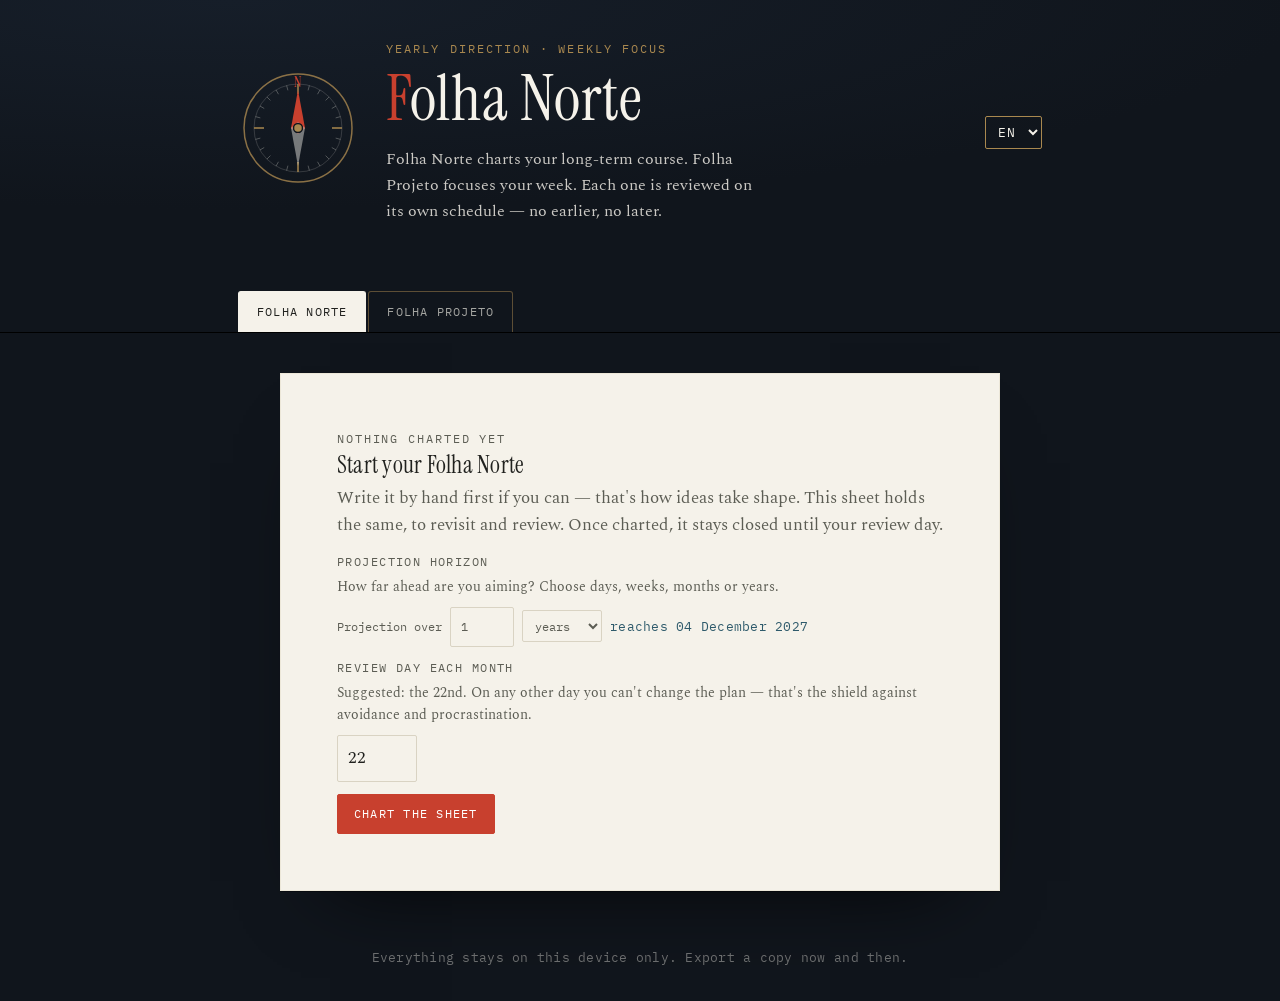
<file: index.html>
<!doctype html>
<html lang="pt">
<head>
<meta charset="utf-8" />
<meta name="viewport" content="width=device-width, initial-scale=1" />
<title>Folha Norte</title>
<meta name="description" content="Uma folha para definir a tua direção a um ano e revê-la uma vez por mês — nem antes, nem depois." />
<meta name="theme-color" content="#10151C" />
<link rel="manifest" href="manifest.json" />
<link rel="icon" href="data:image/svg+xml,%3Csvg xmlns='http://www.w3.org/2000/svg' viewBox='0 0 32 32'%3E%3Crect width='32' height='32' fill='%2310151C'/%3E%3Cpath d='M16 4 L20 16 L16 28 L12 16 Z' fill='%23C8402E'/%3E%3C/svg%3E" />
<link rel="preconnect" href="https://fonts.googleapis.com" />
<link rel="preconnect" href="https://fonts.gstatic.com" crossorigin />
<link href="https://fonts.googleapis.com/css2?family=Instrument+Serif:ital@0;1&family=Spectral:ital,wght@0,300;0,400;0,500;0,600;1,400&family=IBM+Plex+Mono:wght@400;500&display=swap" rel="stylesheet" />
<link rel="stylesheet" href="styles.css" />
</head>
<body>

<a class="skip-link" href="#folha" data-i18n="skip">Saltar para a folha</a>

<header class="compass-band">
  <div class="band-inner">
    <div class="compass" aria-hidden="true">
      <svg viewBox="0 0 120 120" class="compass-svg">
        <circle cx="60" cy="60" r="54" class="ring-outer" />
        <circle cx="60" cy="60" r="44" class="ring-inner" />
        <g class="ticks"></g>
        <text x="60" y="19" class="cardinal">N</text>
        <g class="needle">
          <path d="M60 22 L67 60 L60 66 L53 60 Z" class="needle-north" />
          <path d="M60 98 L53 60 L60 54 L67 60 Z" class="needle-south" />
        </g>
        <circle cx="60" cy="60" r="4.5" class="hub" />
      </svg>
    </div>
    <div class="band-text">
      <p class="eyebrow" data-i18n="eyebrow">Direção pessoal · revisão mensal</p>
      <h1 data-i18n="title">Folha Norte</h1>
      <p class="lede" data-i18n="lede">Define onde estás e onde queres chegar a um ano. Depois fecha a folha e segue o rumo — só se muda no dia de revisão.</p>
    </div>
    <div class="band-controls">
      <label class="lang" for="lang">
        <span class="visually-hidden" data-i18n="langLabel">Idioma</span>
        <select id="lang">
          <option value="pt">PT</option>
          <option value="en">EN</option>
        </select>
      </label>
    </div>
  </div>
  <nav class="tabs no-print" role="tablist">
    <button type="button" id="tab-norte" class="tab is-active" role="tab" aria-selected="true" data-i18n="tabNorte">Folha Norte</button>
    <button type="button" id="tab-projeto" class="tab" role="tab" aria-selected="false" data-i18n="tabProjeto">Folha Projeto</button>
  </nav>
</header>

<main id="folha">

<div id="pane-norte">
  <!-- ESTADO: sem folha ainda -->
  <section id="view-empty" class="sheet" hidden>
    <p class="sheet-kicker" data-i18n="emptyKicker">Nada traçado ainda</p>
    <h2 data-i18n="emptyTitle">Começa a tua Folha Norte</h2>
    <p class="prose" data-i18n="emptyBody">Escreve à mão primeiro se puderes — é assim que as ideias ganham forma. Esta folha guarda o mesmo, para consultares e reveres. Uma vez traçada, fica fechada até ao teu dia de revisão.</p>
    <div class="field">
      <label data-i18n="horizonLabel">Horizonte da projeção</label>
      <p class="hint" data-i18n="horizonHint">A que distância no tempo queres chegar? Escolhe dias, semanas, meses ou anos.</p>
      <div class="horizon">
        <span data-i18n="horizonPrefix">Projeção para</span>
        <input type="number" id="setup-horizon-n" min="1" max="999" value="1" inputmode="numeric" />
        <select id="setup-horizon-unit" data-units></select>
        <span class="horizon-date mono" id="setup-horizon-date"></span>
      </div>
    </div>
    <div class="field">
      <label for="setup-review-day" data-i18n="reviewDayLabel">Dia de revisão de cada mês</label>
      <p class="hint" data-i18n="reviewDayHint">Sugestão: dia 22. Fora deste dia não podes alterar o plano — é a blindagem contra a fuga e a procrastinação.</p>
      <input type="number" id="setup-review-day" min="1" max="28" value="22" inputmode="numeric" />
    </div>
    <button type="button" id="btn-create" class="btn btn-primary" data-i18n="createBtn">Traçar a folha</button>
  </section>

  <!-- ESTADO: folha existente -->
  <section id="view-folha" class="sheet" hidden>

    <div id="lock-banner" class="banner" role="status"></div>

    <p class="sheet-kicker">
      <span data-i18n="sheetKicker">Folha traçada em</span>
      <span id="created-at" class="mono"></span>
    </p>

    <!-- Os dois polos -->
    <div class="meridian">
      <article class="pole pole-north">
        <p class="pole-tag" data-i18n="poleNorth">Onde quero chegar</p>
        <div class="horizon" id="horizon-edit">
          <span data-i18n="horizonPrefix">Projeção para</span>
          <input type="number" id="f-horizon-n" min="1" max="999" inputmode="numeric" />
          <select id="f-horizon-unit" data-units></select>
          <span class="horizon-date mono" id="horizon-date"></span>
        </div>
        <textarea id="f-projecao" data-i18n-ph="poleNorthPh" placeholder="Nesse ponto, quero…"></textarea>
      </article>

      <div class="meridian-line" aria-hidden="true">
        <span class="meridian-lock" id="meridian-lock"></span>
      </div>

      <article class="pole pole-south">
        <p class="pole-tag" data-i18n="poleSouth">Onde estou agora</p>
        <textarea id="f-atual" data-i18n-ph="poleSouthPh" placeholder="Hoje, a minha situação é…"></textarea>
      </article>
    </div>

    <!-- Necessidades -->
    <section class="block">
      <h2 data-i18n="needsTitle">O que preciso de reunir para lá chegar</h2>
      <p class="prose" data-i18n="needsBody">Informações, conteúdos e conhecimentos concretos. Cada linha é um ponto de passagem no percurso.</p>
      <ul id="needs-list" class="needs"></ul>
      <div class="needs-add">
        <select id="need-type">
          <option value="informacao" data-i18n="typeInfo">Informação</option>
          <option value="conteudo" data-i18n="typeContent">Conteúdo</option>
          <option value="conhecimento" data-i18n="typeKnow">Conhecimento</option>
        </select>
        <input type="text" id="need-desc" data-i18n-ph="needDescPh" placeholder="O que é, em concreto?" />
        <button type="button" id="btn-add-need" class="btn" data-i18n="addNeedBtn">Acrescentar</button>
      </div>
    </section>

    <!-- Compromisso -->
    <section class="block block-commit">
      <h2 data-i18n="commitTitle">Compromisso</h2>
      <label class="check">
        <input type="checkbox" id="f-commit" />
        <span data-i18n="commitText">Assumo esta direção com responsabilidade e comprometo-me a segui-la até à próxima revisão.</span>
      </label>
      <div class="field commit-name">
        <label for="f-nome" data-i18n="commitNameLabel">Assinado</label>
        <input type="text" id="f-nome" data-i18n-ph="commitNamePh" placeholder="O teu nome" />
      </div>
    </section>

    <div class="sheet-actions no-print">
      <button type="button" id="btn-save" class="btn btn-primary" data-i18n="saveBtn">Guardar alterações</button>
      <span id="save-note" class="save-note mono" aria-live="polite"></span>
    </div>

    <!-- Fora do dia de revisão -->
    <section class="block no-print" id="between-reviews">
      <h2 data-i18n="reflectTitle">Entre revisões</h2>
      <p class="prose" data-i18n="reflectBody">Não podes mudar o rumo hoje, mas podes registar o que estás a observar. Fica no histórico para o dia da revisão.</p>
      <textarea id="reflect-text" data-i18n-ph="reflectPh" placeholder="O que notaste desde a última revisão?"></textarea>
      <div class="row">
        <button type="button" id="btn-reflect" class="btn" data-i18n="reflectBtn">Registar reflexão</button>
        <button type="button" id="btn-emergency" class="btn btn-ghost" data-i18n="emergencyBtn">Desbloqueio de emergência</button>
      </div>
    </section>

    <!-- Histórico -->
    <section class="block" id="history-block">
      <h2 data-i18n="historyTitle">Histórico</h2>
      <ol id="history-list" class="history"></ol>
    </section>

    <div class="sheet-footer no-print">
      <div class="field">
        <label for="cfg-review-day" data-i18n="reviewDayLabel">Dia de revisão de cada mês</label>
        <input type="number" id="cfg-review-day" min="1" max="28" inputmode="numeric" />
      </div>
      <div class="row">
        <button type="button" id="btn-export" class="btn" data-i18n="exportBtn">Exportar cópia</button>
        <label class="btn" for="import-file" data-i18n="importBtn">Importar cópia</label>
        <input type="file" id="import-file" accept="application/json" hidden />
        <button type="button" id="btn-print" class="btn" data-i18n="printBtn">Imprimir folha A4</button>
        <button type="button" id="btn-reset" class="btn btn-ghost" data-i18n="resetBtn">Apagar tudo</button>
      </div>
    </div>
  </section>
</div>

<div id="pane-projeto" hidden>
  <section id="view-projeto" class="sheet">

    <p class="sheet-kicker" id="projeto-kicker"></p>
    <p class="hint" data-i18n="projSuggestion">Sugestão: faz a coleta à segunda de manhã.</p>

    <!-- Assuntos -->
    <section class="block block-first">
      <h2 data-i18n="projTopicsTitle">Assuntos da semana</h2>
      <p class="prose" data-i18n="projTopicsBody">Os temas que vão centralizar a tua atenção nos próximos dias.</p>
      <ul id="topics-list" class="needs"></ul>
      <div class="needs-add">
        <input type="text" id="topic-desc" data-i18n-ph="projTopicDescPh" placeholder="Em que te vais focar?" />
        <button type="button" id="btn-add-topic" class="btn" data-i18n="addNeedBtn">Acrescentar</button>
      </div>
    </section>

    <!-- Coleta de informação -->
    <section class="block">
      <h2 data-i18n="projInfoTitle">Informações da semana</h2>
      <div id="collect-banner" class="banner"></div>
      <ul id="info-list" class="needs"></ul>
      <button type="button" id="btn-collect" class="btn btn-primary" data-i18n="projCollectBtn">Fazer a coleta agora</button>
    </section>

    <!-- Fila de espera -->
    <section class="block">
      <h2 data-i18n="projQueueTitle">Guardar para a próxima coleta</h2>
      <p class="prose" data-i18n="projQueueBody">Surgiu uma referência nova a meio da semana? Fica aqui em espera — só entra na próxima coleta.</p>
      <ul id="queue-list" class="needs"></ul>
      <div class="needs-add">
        <input type="text" id="queue-desc" data-i18n-ph="projQueuePh" placeholder="Referência para mais tarde…" />
        <button type="button" id="btn-add-queue" class="btn" data-i18n="projQueueAddBtn">Guardar</button>
      </div>
    </section>

    <!-- Histórico -->
    <section class="block">
      <h2 data-i18n="historyTitle">Histórico</h2>
      <ol id="projeto-history-list" class="history"></ol>
    </section>

    <div class="sheet-footer no-print">
      <div class="row">
        <button type="button" id="btn-print-projeto" class="btn" data-i18n="printBtn">Imprimir folha A4</button>
      </div>
    </div>
  </section>
</div>
</main>

<!-- Modal: coleta -->
<dialog id="dlg-collect">
  <form method="dialog">
    <h2 data-i18n="dlgCollectTitle">Coleta da semana</h2>
    <p class="prose" data-i18n="dlgCollectBody">Uma linha por referência. É a única vez esta semana que juntas informação de raiz — inclui também o que guardaste da semana passada, se ainda for relevante.</p>
    <div id="dlg-collect-pending"></div>
    <textarea id="collect-notes" data-i18n-ph="dlgCollectPh" placeholder="Uma referência por linha…"></textarea>
    <div class="row">
      <button value="cancel" class="btn btn-ghost" data-i18n="cancelBtn">Cancelar</button>
      <button value="ok" class="btn btn-primary" data-i18n="dlgCollectOk">Registar coleta</button>
    </div>
  </form>
</dialog>

<!-- Modal: revisão -->
<dialog id="dlg-review">
  <form method="dialog">
    <h2 data-i18n="dlgReviewTitle">Revisão do mês</h2>
    <p class="prose" data-i18n="dlgReviewBody">Antes de guardar: o que muda e porquê? Isto fica registado como a revisão de hoje.</p>
    <textarea id="review-notes" data-i18n-ph="dlgReviewPh" placeholder="Nesta revisão decidi…" required></textarea>
    <div class="row">
      <button value="cancel" class="btn btn-ghost" data-i18n="cancelBtn">Cancelar</button>
      <button value="ok" class="btn btn-primary" data-i18n="dlgReviewOk">Registar revisão e guardar</button>
    </div>
  </form>
</dialog>

<!-- Modal: emergência -->
<dialog id="dlg-emergency">
  <form method="dialog">
    <h2 data-i18n="dlgEmTitle">Desbloqueio de emergência</h2>
    <p class="prose" data-i18n="dlgEmBody">A blindagem existe para te proteger da fuga. Só a abre um facto novo real — perda de emprego, uma oportunidade concreta com prazo. Não a abre "mudei de ideias". Descreve o facto: fica no histórico.</p>
    <textarea id="em-reason" data-i18n-ph="dlgEmPh" placeholder="O facto novo é…" required minlength="40"></textarea>
    <div class="row">
      <button value="cancel" class="btn btn-ghost" data-i18n="cancelBtn">Cancelar</button>
      <button value="ok" class="btn btn-primary" data-i18n="dlgEmOk">Abrir a folha</button>
    </div>
  </form>
</dialog>

<footer class="page-foot">
  <p class="mono" data-i18n="footNote">Tudo fica só neste dispositivo. Exporta uma cópia de vez em quando.</p>
</footer>

<script src="i18n.js"></script>
<script src="app.js"></script>
<script>
if ('serviceWorker' in navigator) {
  addEventListener('load', () => navigator.serviceWorker.register('sw.js').catch(() => {}));
}
</script>
</body>
</html>
</file>
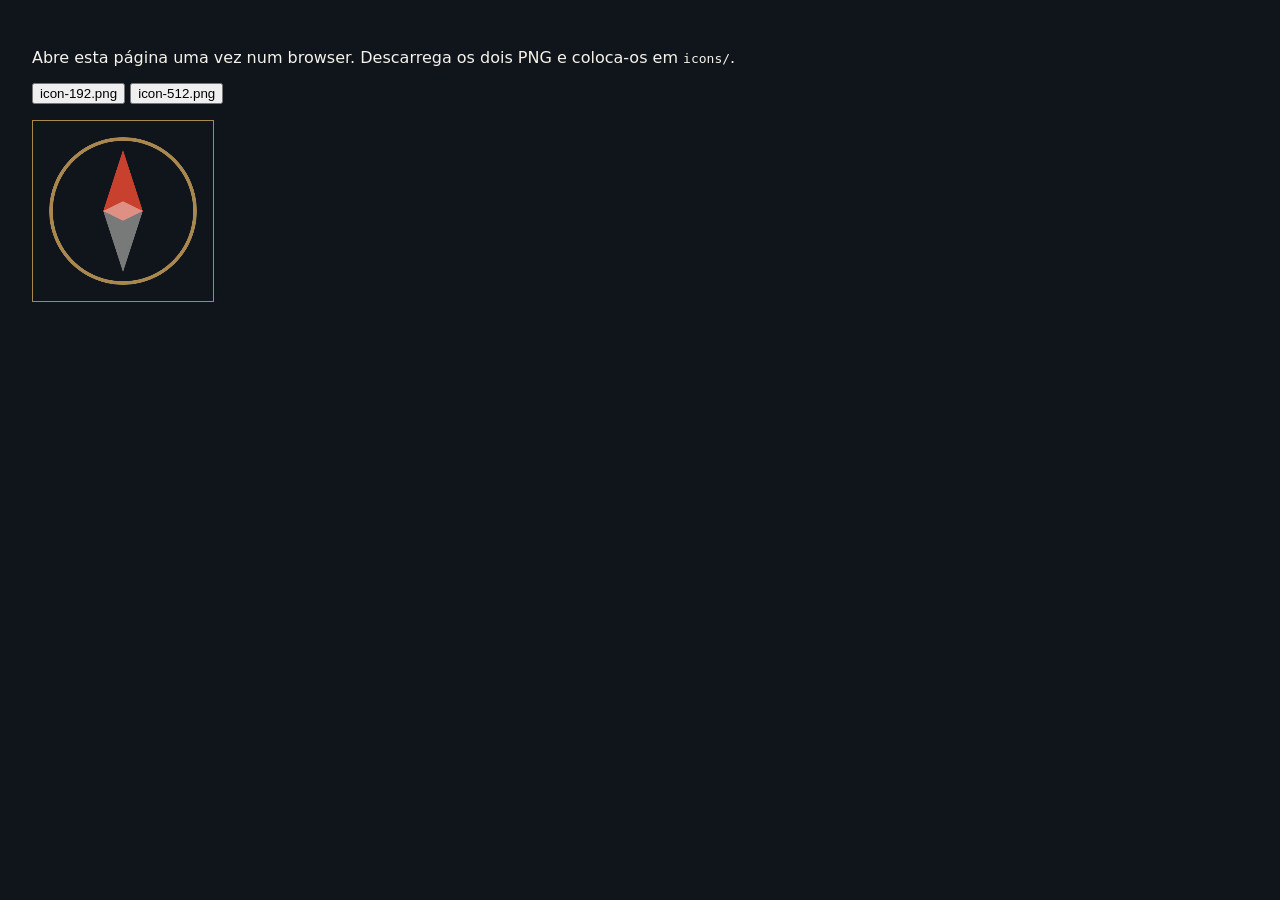
<file: icons/generate.html>
<!doctype html>
<meta charset="utf-8">
<title>Gerar ícones — Folha Norte</title>
<body style="font-family:system-ui;background:#10151C;color:#F5F2EA;padding:24px">
<p>Abre esta página uma vez num browser. Descarrega os dois PNG e coloca-os em <code>icons/</code>.</p>
<p><button onclick="dl(192)">icon-192.png</button> <button onclick="dl(512)">icon-512.png</button></p>
<canvas id="c" width="512" height="512" style="width:180px;border:1px solid #A9884F"></canvas>
<script>
function draw(s){
  const c=document.getElementById('c'),x=c.getContext('2d');
  c.width=c.height=s; x.fillStyle='#10151C'; x.fillRect(0,0,s,s);
  x.strokeStyle='#A9884F'; x.lineWidth=s*0.02;
  x.beginPath(); x.arc(s/2,s/2,s*0.4,0,7); x.stroke();
  const cx=s/2,cy=s/2,w=s*0.11,h=s*0.34;
  x.fillStyle='#C8402E'; x.beginPath();
  x.moveTo(cx,cy-h); x.lineTo(cx+w,cy); x.lineTo(cx,cy+h*0.16); x.lineTo(cx-w,cy); x.closePath(); x.fill();
  x.fillStyle='rgba(245,242,234,.45)'; x.beginPath();
  x.moveTo(cx,cy+h); x.lineTo(cx-w,cy); x.lineTo(cx,cy-h*0.16); x.lineTo(cx+w,cy); x.closePath(); x.fill();
}
function dl(s){ draw(s); const a=document.createElement('a'); a.download='icon-'+s+'.png'; a.href=document.getElementById('c').toDataURL(); a.click(); draw(512); }
draw(512);
</script>
</file>
<file: styles.css>
/* Folha Norte */
:root {
  --void: #10151C;
  --void-2: #161e29;
  --paper: #F5F2EA;
  --paper-edge: #ECE7D8;
  --ink: #20211E;
  --ink-soft: #5C5D54;
  --needle: #C8402E;
  --brass: #A9884F;
  --line: #D9D3C3;
  --sea: #2E5A6B;
  --ok: #4B6B4F;

  --sans: "Spectral", Georgia, serif;
  --display: "Instrument Serif", Georgia, serif;
  --mono: "IBM Plex Mono", ui-monospace, monospace;
}

* { box-sizing: border-box; }
html { -webkit-text-size-adjust: 100%; }
body {
  margin: 0;
  background: var(--void);
  color: var(--ink);
  font-family: var(--sans);
  font-size: 17px;
  line-height: 1.6;
}
h1, h2 { font-family: var(--display); font-weight: 400; letter-spacing: .01em; line-height: 1.1; }
textarea, input, select, button { font: inherit; color: inherit; }
.mono { font-family: var(--mono); font-size: .8rem; letter-spacing: .02em; }
.visually-hidden, .skip-link:not(:focus) {
  position: absolute; width: 1px; height: 1px; overflow: hidden; clip: rect(0 0 0 0); white-space: nowrap;
}
.skip-link {
  position: fixed; top: 12px; left: 12px; z-index: 50;
  background: var(--needle); color: #fff; padding: 8px 14px; border-radius: 2px; text-decoration: none;
}
:focus-visible { outline: 2px solid var(--sea); outline-offset: 2px; }

/* ---------- compass band ---------- */
.compass-band {
  background:
    radial-gradient(120% 90% at 18% 0%, var(--void-2), var(--void) 70%);
  color: var(--paper);
  border-bottom: 1px solid #000;
}
.band-inner {
  max-width: 860px; margin: 0 auto; padding: 40px 28px 44px;
  display: grid; grid-template-columns: 120px 1fr auto; gap: 28px; align-items: center;
}
.compass-svg { width: 120px; height: 120px; overflow: visible; }
.ring-outer { fill: none; stroke: var(--brass); stroke-width: 1.5; opacity: .8; }
.ring-inner { fill: none; stroke: rgba(245,242,234,.16); stroke-width: 1; }
.tick { stroke: rgba(245,242,234,.28); stroke-width: 1; }
.tick-major { stroke: var(--brass); stroke-width: 1.5; }
.cardinal { fill: var(--needle); font-family: var(--display); font-size: 14px; text-anchor: middle; }
.needle-north { fill: var(--needle); }
.needle-south { fill: rgba(245,242,234,.45); }
.needle { transform-origin: 60px 60px; }
.hub { fill: var(--brass); stroke: var(--void); stroke-width: 1.5; }

.eyebrow {
  margin: 0 0 6px; font-family: var(--mono); font-size: .72rem; text-transform: uppercase;
  letter-spacing: .18em; color: var(--brass);
}
.band-text h1 { margin: 0; font-size: clamp(2.6rem, 7vw, 4rem); }
.band-text h1::first-letter { color: var(--needle); }
.lede { margin: 12px 0 0; max-width: 46ch; color: rgba(245,242,234,.82); font-size: 1.02rem; }

.tabs { display: flex; gap: 2px; max-width: 860px; margin: 22px auto 0; padding: 0 28px; }
.tab {
  flex: 0 0 auto; background: transparent; border: 1px solid rgba(169,136,79,.5); border-bottom: none;
  color: rgba(245,242,234,.65); font-family: var(--mono); font-size: .76rem; text-transform: uppercase;
  letter-spacing: .1em; padding: 10px 18px; cursor: pointer; border-radius: 3px 3px 0 0;
}
.tab.is-active { background: var(--paper); color: var(--ink); border-color: var(--paper); }
.tab:hover:not(.is-active) { color: var(--paper); border-color: var(--brass); }
.need-empty { color: var(--ink-soft); font-style: italic; padding: 8px 0; list-style: none; }

.lang select {
  background: transparent; color: var(--paper); border: 1px solid var(--brass);
  border-radius: 2px; padding: 6px 8px; letter-spacing: .1em; font-family: var(--mono); font-size: .8rem;
}

/* ---------- sheet ---------- */
main { padding: 40px 20px 24px; }
.sheet {
  max-width: 720px; margin: 0 auto; background: var(--paper);
  border: 1px solid var(--paper-edge);
  box-shadow: 0 1px 0 rgba(0,0,0,.4), 0 40px 80px -50px rgba(0,0,0,.9);
  padding: clamp(28px, 5vw, 56px);
}
.sheet-kicker {
  font-family: var(--mono); font-size: .74rem; text-transform: uppercase; letter-spacing: .16em;
  color: var(--ink-soft); margin: 0 0 4px;
}
.sheet h2 { font-size: 1.5rem; margin: 0 0 6px; }
.prose { color: var(--ink-soft); margin: 0 0 14px; }
.hint { font-size: .88rem; color: var(--ink-soft); margin: 2px 0 8px; }

.banner {
  font-family: var(--mono); font-size: .82rem; line-height: 1.5;
  padding: 12px 14px; margin-bottom: 28px; border-left: 3px solid;
}
.banner-open { background: rgba(200,64,46,.08); border-color: var(--needle); color: #7d2c20; }
.banner-closed { background: rgba(46,90,107,.08); border-color: var(--sea); color: #244b58; }

/* poles + meridian */
.meridian { position: relative; margin: 8px 0 32px; }
.meridian-line {
  position: absolute; left: 50%; top: 0; bottom: 0; width: 2px; transform: translateX(-50%);
  background: repeating-linear-gradient(var(--brass) 0 6px, transparent 6px 12px);
  opacity: .5;
}
.is-locked .meridian-line { background: var(--brass); opacity: .8; }
.meridian-lock {
  position: absolute; left: 50%; top: 50%; transform: translate(-50%,-50%);
  font-size: 1rem; background: var(--paper); padding: 4px 0; line-height: 1;
}
.pole { position: relative; padding: 4px 0; }
.pole-north { text-align: right; }
.pole-tag {
  font-family: var(--mono); font-size: .72rem; text-transform: uppercase; letter-spacing: .14em;
  margin: 0 0 6px;
}
.pole-north .pole-tag { color: var(--needle); }
.pole-south .pole-tag { color: var(--sea); }
.pole-south { margin-top: 18px; }

.horizon {
  display: flex; flex-wrap: wrap; align-items: baseline; gap: 8px;
  font-family: var(--mono); font-size: .78rem; color: var(--ink-soft); margin: 2px 0 10px;
}
.horizon input[type="number"] { width: 4rem; }
.horizon select { padding: 6px 8px; }
.horizon-date { color: var(--sea); }
.pole-north .horizon { justify-content: flex-end; }

textarea {
  width: 100%; min-height: 90px; resize: vertical; background: transparent;
  border: none; border-bottom: 1px solid var(--line); padding: 6px 0;
  font-size: 1.08rem; line-height: 1.7;
}
textarea:focus { outline: none; border-bottom-color: var(--sea); }
.pole-north textarea { text-align: right; }

.block { margin: 34px 0; padding-top: 26px; border-top: 1px solid var(--line); }
.block-commit { }

.field { margin: 12px 0; }
.field label { display: block; font-family: var(--mono); font-size: .74rem; text-transform: uppercase; letter-spacing: .12em; color: var(--ink-soft); margin-bottom: 4px; }
input[type="text"], input[type="number"], select {
  background: var(--paper); border: 1px solid var(--line); border-radius: 2px; padding: 9px 10px;
}
input[type="number"] { width: 5rem; }
input[type="text"]:focus, select:focus, input[type="number"]:focus { outline: none; border-color: var(--sea); }

/* needs */
.needs { list-style: none; margin: 8px 0 16px; padding: 0; }
.need {
  display: flex; align-items: baseline; gap: 10px; padding: 8px 0; border-bottom: 1px dotted var(--line);
}
.need-check { display: flex; align-items: baseline; gap: 10px; flex: 1; cursor: pointer; }
.need-type {
  font-family: var(--mono); font-size: .64rem; text-transform: uppercase; letter-spacing: .1em;
  color: var(--sea); border: 1px solid currentColor; border-radius: 2px; padding: 2px 5px; white-space: nowrap;
}
.need-desc { flex: 1; }
.need-done .need-desc { text-decoration: line-through; color: var(--ink-soft); }
.need-remove { background: none; border: none; color: var(--ink-soft); font-size: 1.2rem; cursor: pointer; line-height: 1; padding: 0 4px; }
.need-remove:hover { color: var(--needle); }
.needs-add { display: flex; flex-wrap: wrap; gap: 8px; }
.needs-add #need-desc { flex: 1; min-width: 160px; }

.check { display: flex; gap: 10px; align-items: flex-start; cursor: pointer; margin: 8px 0 14px; }
.check input { margin-top: 5px; }
.commit-name input { max-width: 260px; }

/* buttons */
.btn {
  display: inline-block; background: var(--paper); color: var(--ink);
  border: 1px solid var(--ink); border-radius: 2px; padding: 9px 16px; cursor: pointer;
  font-family: var(--mono); font-size: .78rem; text-transform: uppercase; letter-spacing: .1em;
  text-align: center;
}
.btn:hover { background: var(--ink); color: var(--paper); }
.btn-primary { background: var(--needle); border-color: var(--needle); color: #fff; }
.btn-primary:hover { background: #a8321f; border-color: #a8321f; }
.btn-ghost { border-color: var(--line); color: var(--ink-soft); }
.btn-ghost:hover { background: var(--line); color: var(--ink); }
.btn:disabled { opacity: .4; cursor: not-allowed; }
button:disabled, input:disabled, select:disabled, textarea:disabled { opacity: .55; }

.row { display: flex; flex-wrap: wrap; gap: 10px; align-items: center; margin-top: 12px; }
.sheet-actions { display: flex; align-items: center; gap: 14px; margin-top: 20px; flex-wrap: wrap; }
.save-note { color: var(--ok); }
.save-note.warn { color: var(--needle); }

/* history */
.history { list-style: none; margin: 0; padding: 0; }
.hist { padding: 12px 0 12px 16px; border-left: 2px solid var(--line); margin-bottom: 4px; }
.hist-review { border-color: var(--needle); }
.hist-emergency { border-color: #9a6b2f; }
.hist-created { border-color: var(--sea); }
.hist-meta { color: var(--ink-soft); margin: 0 0 4px; }
.hist-text { margin: 0; white-space: pre-wrap; }

.sheet-footer { margin-top: 40px; padding-top: 22px; border-top: 1px solid var(--line); }

/* dialogs */
dialog {
  border: 1px solid var(--ink); background: var(--paper); color: var(--ink);
  max-width: 460px; width: calc(100% - 32px); padding: 26px;
}
dialog::backdrop { background: rgba(16,21,28,.72); }
dialog h2 { font-size: 1.4rem; margin: 0 0 6px; }
dialog textarea { min-height: 110px; border: 1px solid var(--line); padding: 10px; }

.page-foot { max-width: 720px; margin: 0 auto; padding: 20px; color: rgba(245,242,234,.4); text-align: center; }

/* ---------- responsive ---------- */
@media (max-width: 680px) {
  .band-inner { grid-template-columns: 72px 1fr; gap: 18px 16px; padding: 28px 20px 32px; }
  .compass-svg { width: 72px; height: 72px; }
  .band-controls { grid-column: 2; justify-self: start; }
  .band-text { grid-column: 1 / -1; }
  .pole-north, .pole-north textarea { text-align: left; }
  .pole-north .horizon { justify-content: flex-start; }
  .meridian-line { left: 0; transform: none; }
  .meridian-lock { left: 0; transform: translate(-50%, -50%); }
  .pole { padding-left: 16px; }
}
@media (prefers-reduced-motion: reduce) {
  * { transition: none !important; }
}

/* ---------- print: folha A4 ---------- */
@media print {
  body { background: #fff; font-size: 12pt; }
  .compass-band, .page-foot, .no-print, .skip-link, #lock-banner { display: none !important; }
  main { padding: 0; }
  .sheet { box-shadow: none; border: none; max-width: none; padding: 0; }
  .meridian-line { background: #999; }
  textarea, input { border: none !important; }
  .block { break-inside: avoid; }
  h2 { break-after: avoid; }
}
</file>
